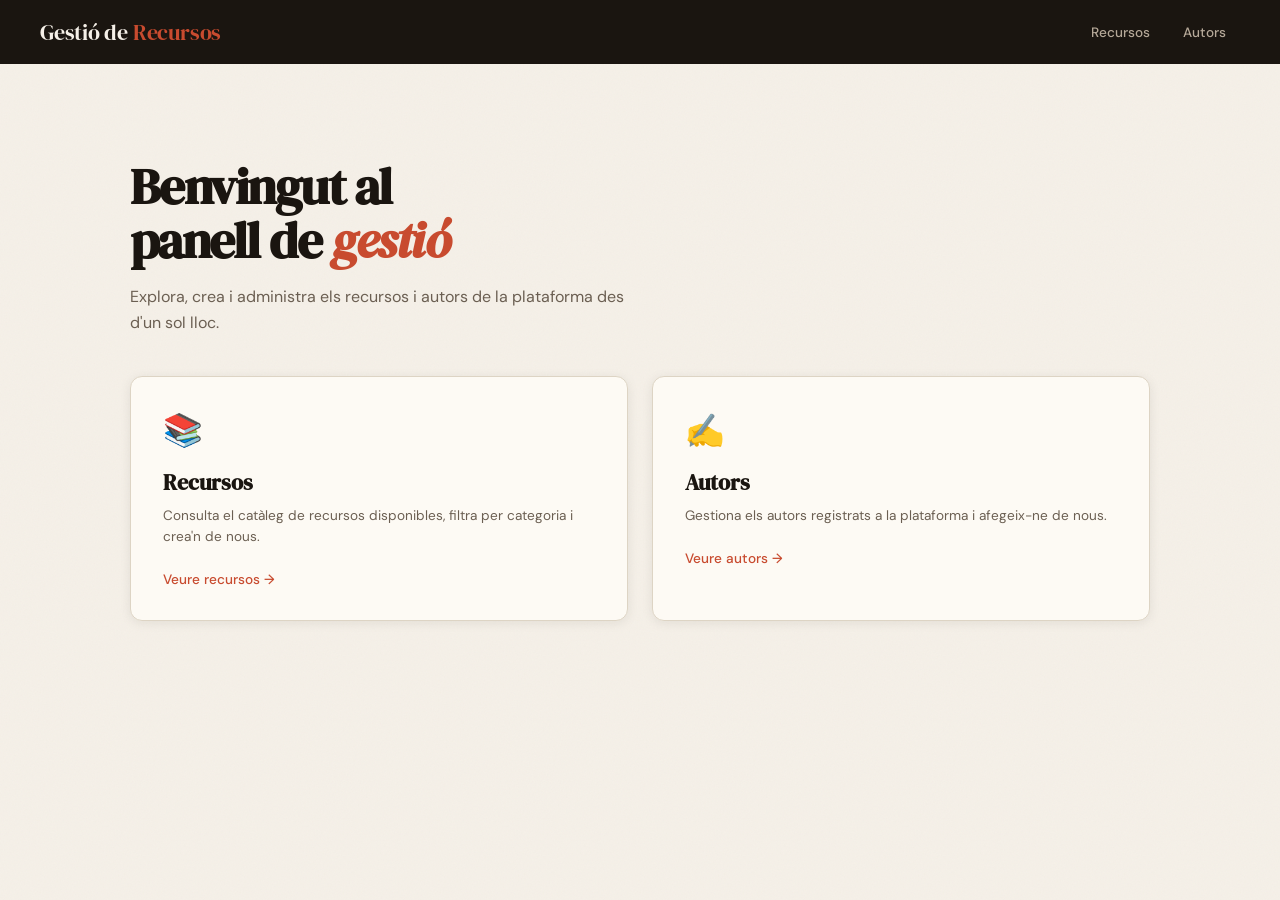
<file: FrontEnd/templates/FrontEnd/index - copia.html>
<!DOCTYPE html>
<html lang="ca">
<head>
  <meta charset="UTF-8" />
  <meta name="viewport" content="width=device-width, initial-scale=1.0" />
  <title>Recursos & Autors</title>
  <link rel="preconnect" href="https://fonts.googleapis.com" />
  <link rel="preconnect" href="https://fonts.gstatic.com" crossorigin />
  <link href="https://fonts.googleapis.com/css2?family=DM+Serif+Display:ital@0;1&family=DM+Sans:wght@300;400;500;600&family=DM+Mono:wght@400;500&display=swap" rel="stylesheet" />

  <style>
    /* ── Tokens ─────────────────────────────────────────────── */
    :root {
      --bg:        #F5F0E8;
      --bg-card:   #FDFAF4;
      --ink:       #1A1510;
      --ink-dim:   #6B5F52;
      --ink-faint: #B5A898;
      --accent:    #C84B2F;
      --accent-2:  #3D6B4F;
      --line:      #DDD4C4;
      --active-bg: #EEF5F1;
      --tag-tec:   #2B4B7E; --tag-tec-bg: #E6EBF4;
      --tag-edu:   #3D6B4F; --tag-edu-bg: #E6F0EA;
      --tag-sal:   #7E3D3D; --tag-sal-bg: #F0E6E6;
      --tag-ent:   #7E5E2B; --tag-ent-bg: #F0EAE0;
      --tag-alt:   #5B5B5B; --tag-alt-bg: #EDEDED;
      --r:         6px;
      --r-lg:      12px;
      --shadow:    0 2px 12px rgba(26,21,16,.08);
      --shadow-lg: 0 8px 32px rgba(26,21,16,.12);
    }

    /* ── Reset ──────────────────────────────────────────────── */
    *, *::before, *::after { box-sizing: border-box; margin: 0; padding: 0; }
    html { font-size: 16px; }
    body {
      font-family: 'DM Sans', sans-serif;
      background: var(--bg);
      color: var(--ink);
      min-height: 100vh;
      display: flex;
      flex-direction: column;
    }
    a { color: inherit; text-decoration: none; }
    button { font-family: inherit; cursor: pointer; border: none; background: none; }
    input, textarea, select { font-family: inherit; font-size: inherit; }

    /* ── Noise overlay ──────────────────────────────────────── */
    body::before {
      content: '';
      position: fixed; inset: 0; z-index: 0;
      pointer-events: none;
      background-image: url("data:image/svg+xml,%3Csvg viewBox='0 0 200 200' xmlns='http://www.w3.org/2000/svg'%3E%3Cfilter id='n'%3E%3CfeTurbulence type='fractalNoise' baseFrequency='0.65' numOctaves='3' stitchTiles='stitch'/%3E%3C/filter%3E%3Crect width='100%25' height='100%25' filter='url(%23n)' opacity='0.03'/%3E%3C/svg%3E");
      background-repeat: repeat;
      background-size: 200px;
    }

    /* ── Layout ─────────────────────────────────────────────── */
    #app { position: relative; z-index: 1; display: flex; flex-direction: column; min-height: 100vh; }

    /* ── Header ─────────────────────────────────────────────── */
    header {
      background: var(--ink);
      color: var(--bg);
      padding: 0 2.5rem;
      display: flex;
      align-items: center;
      justify-content: space-between;
      height: 64px;
      gap: 2rem;
    }
    .header-logo {
      font-family: 'DM Serif Display', serif;
      font-size: 1.35rem;
      letter-spacing: -.01em;
      color: var(--bg);
      white-space: nowrap;
    }
    .header-logo span { color: var(--accent); }
    nav { display: flex; gap: .25rem; }
    nav a {
      padding: .45rem .9rem;
      border-radius: var(--r);
      font-size: .85rem;
      font-weight: 500;
      color: var(--ink-faint);
      transition: background .15s, color .15s;
    }
    nav a:hover { background: rgba(255,255,255,.07); color: var(--bg); }
    nav a.active { background: rgba(255,255,255,.12); color: var(--bg); }

    /* ── Main container ─────────────────────────────────────── */
    main { flex: 1; padding: 2.5rem; max-width: 1100px; width: 100%; margin: 0 auto; }

    /* ── Page title bar ─────────────────────────────────────── */
    .page-header {
      display: flex; align-items: baseline; justify-content: space-between;
      margin-bottom: 2rem; gap: 1rem; flex-wrap: wrap;
    }
    .page-title {
      font-family: 'DM Serif Display', serif;
      font-size: 2rem;
      line-height: 1.1;
      letter-spacing: -.02em;
    }
    .page-title em { font-style: italic; color: var(--accent); }
    .page-subtitle { font-size: .85rem; color: var(--ink-dim); margin-top: .2rem; }

    /* ── Buttons ─────────────────────────────────────────────── */
    .btn {
      display: inline-flex; align-items: center; gap: .45rem;
      padding: .55rem 1.2rem;
      border-radius: var(--r);
      font-size: .875rem;
      font-weight: 500;
      transition: all .15s;
    }
    .btn-primary { background: var(--accent); color: #fff; }
    .btn-primary:hover { background: #A83B22; }
    .btn-secondary { background: var(--ink); color: var(--bg); }
    .btn-secondary:hover { background: #333; }
    .btn-ghost { border: 1.5px solid var(--line); color: var(--ink-dim); }
    .btn-ghost:hover { border-color: var(--ink-dim); color: var(--ink); background: var(--bg-card); }
    .btn-green { background: var(--accent-2); color: #fff; }
    .btn-green:hover { background: #2D5039; }
    .btn-danger { background: #fff0ee; color: var(--accent); border: 1.5px solid #f5c5bc; }
    .btn-danger:hover { background: var(--accent); color: #fff; border-color: var(--accent); }

    /* ── Delete button on cards ──────────────────────────────── */
    .card-delete-btn {
      flex-shrink: 0; width: 30px; height: 30px;
      border-radius: var(--r); border: 1.5px solid var(--line);
      background: var(--bg); color: var(--ink-faint);
      display: flex; align-items: center; justify-content: center;
      transition: all .15s; cursor: pointer;
    }
    .card-delete-btn:hover { background: #fff0ee; border-color: #f5c5bc; color: var(--accent); }
    .card-delete-btn svg { width: 13px; height: 13px; pointer-events: none; }

    /* ── Confirmation modal ──────────────────────────────────── */
    .modal-backdrop {
      position: fixed; inset: 0; z-index: 100;
      background: rgba(26,21,16,.45);
      display: flex; align-items: center; justify-content: center;
      padding: 1rem;
      animation: fadeIn .15s ease both;
    }
    @keyframes fadeIn { from { opacity: 0; } to { opacity: 1; } }
    .modal {
      background: var(--bg-card);
      border: 1px solid var(--line);
      border-radius: var(--r-lg);
      padding: 2rem;
      max-width: 400px; width: 100%;
      box-shadow: var(--shadow-lg);
      animation: modalUp .2s ease both;
    }
    @keyframes modalUp {
      from { opacity: 0; transform: translateY(16px) scale(.97); }
      to   { opacity: 1; transform: translateY(0) scale(1); }
    }
    .modal-icon { font-size: 2rem; margin-bottom: .75rem; }
    .modal h3 { font-family: 'DM Serif Display', serif; font-size: 1.25rem; margin-bottom: .5rem; }
    .modal p  { font-size: .875rem; color: var(--ink-dim); line-height: 1.55; }
    .modal-actions { display: flex; gap: .75rem; margin-top: 1.75rem; justify-content: flex-end; }

    /* ── Cards grid ─────────────────────────────────────────── */
    .grid { display: grid; grid-template-columns: repeat(auto-fill, minmax(300px, 1fr)); gap: 1.25rem; }

    .card {
      background: var(--bg-card);
      border: 1px solid var(--line);
      border-radius: var(--r-lg);
      padding: 1.5rem;
      display: flex; flex-direction: column; gap: .75rem;
      box-shadow: var(--shadow);
      transition: transform .2s, box-shadow .2s;
      cursor: pointer;
      animation: fadeUp .35s ease both;
    }
    .card:hover { transform: translateY(-3px); box-shadow: var(--shadow-lg); }

    @keyframes fadeUp {
      from { opacity: 0; transform: translateY(14px); }
      to   { opacity: 1; transform: translateY(0); }
    }

    .card-top { display: flex; align-items: flex-start; justify-content: space-between; gap: .5rem; }
    .card-title { font-family: 'DM Serif Display', serif; font-size: 1.1rem; line-height: 1.3; }
    .card-desc { font-size: .85rem; color: var(--ink-dim); line-height: 1.6;
      display: -webkit-box; -webkit-line-clamp: 3; -webkit-box-orient: vertical; overflow: hidden; }
    .card-meta { display: flex; align-items: center; gap: .6rem; flex-wrap: wrap; margin-top: auto; }
    .card-date { font-family: 'DM Mono', monospace; font-size: .72rem; color: var(--ink-faint); }

    /* ── Badge / tag ─────────────────────────────────────────── */
    .tag {
      display: inline-flex; align-items: center;
      padding: .2rem .6rem;
      border-radius: 999px;
      font-size: .72rem;
      font-weight: 600;
      letter-spacing: .03em;
      text-transform: uppercase;
    }
    .tag-TEC { background: var(--tag-tec-bg); color: var(--tag-tec); }
    .tag-EDU { background: var(--tag-edu-bg); color: var(--tag-edu); }
    .tag-SAL { background: var(--tag-sal-bg); color: var(--tag-sal); }
    .tag-ENT { background: var(--tag-ent-bg); color: var(--tag-ent); }
    .tag-ALT { background: var(--tag-alt-bg); color: var(--tag-alt); }

    .status-dot {
      width: 7px; height: 7px; border-radius: 50%; flex-shrink: 0;
    }
    .status-dot.activ { background: #3D9962; }
    .status-dot.inactiv { background: var(--ink-faint); }
    .status-label { font-size: .72rem; color: var(--ink-dim); }

    /* ── Autor card (horizontal layout) ─────────────────────── */
    .autor-card {
      background: var(--bg-card);
      border: 1px solid var(--line);
      border-radius: var(--r-lg);
      padding: 1.25rem 1.5rem;
      display: flex; align-items: center; gap: 1.25rem;
      box-shadow: var(--shadow);
      transition: transform .2s, box-shadow .2s;
      cursor: pointer;
      animation: fadeUp .35s ease both;
    }
    .autor-card:hover { transform: translateY(-3px); box-shadow: var(--shadow-lg); }

    .avatar {
      width: 52px; height: 52px; border-radius: 50%; flex-shrink: 0;
      background: var(--ink);
      display: flex; align-items: center; justify-content: center;
      font-family: 'DM Serif Display', serif;
      font-size: 1.15rem;
      color: var(--bg);
      letter-spacing: -.02em;
    }
    .autor-info { flex: 1; min-width: 0; }
    .autor-name { font-family: 'DM Serif Display', serif; font-size: 1.05rem; }
    .autor-sub { font-size: .8rem; color: var(--ink-dim); margin-top: .1rem; }
    .autor-email { font-family: 'DM Mono', monospace; font-size: .75rem; color: var(--ink-faint); margin-top: .2rem;
      overflow: hidden; text-overflow: ellipsis; white-space: nowrap; }

    /* ── Detail view ─────────────────────────────────────────── */
    .detail-wrap { max-width: 720px; animation: fadeUp .3s ease both; }
    .back-btn {
      display: inline-flex; align-items: center; gap: .35rem;
      font-size: .85rem; color: var(--ink-dim); margin-bottom: 1.75rem;
      padding: .4rem .8rem;
      border-radius: var(--r);
      border: 1.5px solid var(--line);
      background: var(--bg-card);
      transition: all .15s;
    }
    .back-btn:hover { color: var(--ink); border-color: var(--ink-dim); }
    .back-btn svg { width: 14px; height: 14px; }

    .detail-card {
      background: var(--bg-card);
      border: 1px solid var(--line);
      border-radius: var(--r-lg);
      padding: 2.5rem;
      box-shadow: var(--shadow);
    }
    .detail-eyebrow {
      font-family: 'DM Mono', monospace; font-size: .72rem;
      text-transform: uppercase; letter-spacing: .1em;
      color: var(--ink-faint); margin-bottom: .75rem;
    }
    .detail-title {
      font-family: 'DM Serif Display', serif;
      font-size: 2rem; line-height: 1.15; letter-spacing: -.02em;
      margin-bottom: 1.25rem;
    }
    .detail-tags { display: flex; gap: .5rem; flex-wrap: wrap; margin-bottom: 1.75rem; }
    .divider { height: 1px; background: var(--line); margin: 1.75rem 0; }
    .detail-body { font-size: .95rem; line-height: 1.75; color: var(--ink-dim); }
    .meta-grid { display: grid; grid-template-columns: 1fr 1fr; gap: 1.25rem 2rem; margin-top: 1.75rem; }
    .meta-item label {
      font-family: 'DM Mono', monospace; font-size: .7rem;
      text-transform: uppercase; letter-spacing: .08em;
      color: var(--ink-faint); display: block; margin-bottom: .2rem;
    }
    .meta-item span { font-size: .9rem; color: var(--ink); }

    /* ── Form ────────────────────────────────────────────────── */
    .form-wrap { max-width: 620px; animation: fadeUp .3s ease both; }
    .form-card {
      background: var(--bg-card);
      border: 1px solid var(--line);
      border-radius: var(--r-lg);
      padding: 2.5rem;
      box-shadow: var(--shadow);
    }
    .form-section-title {
      font-family: 'DM Mono', monospace; font-size: .72rem;
      text-transform: uppercase; letter-spacing: .1em;
      color: var(--ink-faint); margin-bottom: 1.5rem;
    }
    .field { display: flex; flex-direction: column; gap: .4rem; margin-bottom: 1.25rem; }
    .field label { font-size: .83rem; font-weight: 500; color: var(--ink); }
    .field small { font-size: .75rem; color: var(--ink-faint); }
    .field-input {
      padding: .65rem .9rem;
      border: 1.5px solid var(--line);
      border-radius: var(--r);
      background: var(--bg);
      color: var(--ink);
      font-size: .9rem;
      transition: border-color .15s, box-shadow .15s;
      outline: none;
      width: 100%;
    }
    .field-input:focus {
      border-color: var(--ink);
      box-shadow: 0 0 0 3px rgba(26,21,16,.07);
    }
    .field-input.error { border-color: var(--accent); }
    textarea.field-input { resize: vertical; min-height: 100px; }
    .field-error { font-size: .75rem; color: var(--accent); }

    .checkbox-row {
      display: flex; align-items: center; gap: .65rem;
      padding: .75rem .9rem;
      border: 1.5px solid var(--line);
      border-radius: var(--r);
      background: var(--bg);
      cursor: pointer;
      transition: border-color .15s;
    }
    .checkbox-row:hover { border-color: var(--ink-dim); }
    .checkbox-row input[type=checkbox] { width: 16px; height: 16px; accent-color: var(--accent-2); cursor: pointer; }
    .checkbox-row span { font-size: .9rem; color: var(--ink); }

    .form-actions { display: flex; gap: .75rem; margin-top: 2rem; }

    /* ── Success toast ───────────────────────────────────────── */
    .toast {
      position: fixed; bottom: 2rem; right: 2rem; z-index: 999;
      background: var(--ink); color: var(--bg);
      padding: .9rem 1.4rem;
      border-radius: var(--r-lg);
      font-size: .875rem;
      box-shadow: var(--shadow-lg);
      display: flex; align-items: center; gap: .6rem;
      animation: toastIn .3s ease both;
    }
    .toast.success .toast-dot { background: #3D9962; }
    .toast.error   .toast-dot { background: var(--accent); }
    .toast-dot { width: 8px; height: 8px; border-radius: 50%; flex-shrink: 0; }
    @keyframes toastIn {
      from { opacity: 0; transform: translateY(12px); }
      to   { opacity: 1; transform: translateY(0); }
    }

    /* ── Loader ──────────────────────────────────────────────── */
    .loader-wrap { display: flex; align-items: center; justify-content: center; padding: 5rem; }
    .loader {
      width: 36px; height: 36px;
      border: 2.5px solid var(--line);
      border-top-color: var(--ink);
      border-radius: 50%;
      animation: spin .7s linear infinite;
    }
    @keyframes spin { to { transform: rotate(360deg); } }

    /* ── Empty state ─────────────────────────────────────────── */
    .empty {
      text-align: center; padding: 4rem 2rem;
      color: var(--ink-dim);
    }
    .empty-icon { font-size: 2.5rem; margin-bottom: 1rem; }
    .empty h3 { font-family: 'DM Serif Display', serif; font-size: 1.3rem; margin-bottom: .4rem; }
    .empty p { font-size: .875rem; }

    /* ── Home hero ───────────────────────────────────────────── */
    .hero {
      padding: 3.5rem 0 2.5rem;
      animation: fadeUp .4s ease both;
    }
    .hero h1 {
      font-family: 'DM Serif Display', serif;
      font-size: 3.2rem; line-height: 1.05; letter-spacing: -.03em;
      margin-bottom: 1rem;
    }
    .hero h1 em { font-style: italic; color: var(--accent); }
    .hero p { font-size: 1rem; color: var(--ink-dim); max-width: 520px; line-height: 1.65; }
    .home-cards { display: grid; grid-template-columns: 1fr 1fr; gap: 1.5rem; margin-top: 2.5rem; }
    .home-card {
      background: var(--bg-card); border: 1px solid var(--line);
      border-radius: var(--r-lg); padding: 2rem;
      box-shadow: var(--shadow); cursor: pointer;
      transition: all .2s;
      animation: fadeUp .4s ease both;
    }
    .home-card:nth-child(2) { animation-delay: .07s; }
    .home-card:hover { transform: translateY(-4px); box-shadow: var(--shadow-lg); border-color: var(--ink-faint); }
    .home-card-icon { font-size: 2rem; margin-bottom: 1rem; }
    .home-card h2 { font-family: 'DM Serif Display', serif; font-size: 1.4rem; margin-bottom: .4rem; }
    .home-card p { font-size: .85rem; color: var(--ink-dim); line-height: 1.55; }
    .home-card .arrow { margin-top: 1.5rem; font-size: .85rem; color: var(--accent); font-weight: 500; }

    /* ── Responsive ──────────────────────────────────────────── */
    @media (max-width: 640px) {
      header { padding: 0 1.25rem; }
      main { padding: 1.5rem 1.25rem; }
      .home-cards { grid-template-columns: 1fr; }
      .meta-grid { grid-template-columns: 1fr; }
      .hero h1 { font-size: 2.2rem; }
      .detail-card, .form-card { padding: 1.5rem; }
    }
  </style>
</head>
<body>
<div id="app">
  <header>
    <a href="#/" class="header-logo">Gestió de <span>Recursos</span></a>
    <nav id="nav">
      <a href="#/recursos" data-route="recursos">Recursos</a>
      <a href="#/autors"   data-route="autors">Autors</a>
    </nav>
  </header>

  <main id="main-content">
    <div class="loader-wrap"><div class="loader"></div></div>
  </main>
</div>

<!-- ═══════════════════ TEMPLATES ════════════════════════════ -->

<!-- HOME -->
<template id="tpl-home">
  <div class="hero">
    <h1>Benvingut al<br>panell de <em>gestió</em></h1>
    <p>Explora, crea i administra els recursos i autors de la plataforma des d'un sol lloc.</p>
    <div class="home-cards">
      <div class="home-card" onclick="router.go('#/recursos')">
        <div class="home-card-icon">📚</div>
        <h2>Recursos</h2>
        <p>Consulta el catàleg de recursos disponibles, filtra per categoria i crea'n de nous.</p>
        <div class="arrow">Veure recursos →</div>
      </div>
      <div class="home-card" onclick="router.go('#/autors')">
        <div class="home-card-icon">✍️</div>
        <h2>Autors</h2>
        <p>Gestiona els autors registrats a la plataforma i afegeix-ne de nous.</p>
        <div class="arrow">Veure autors →</div>
      </div>
    </div>
  </div>
</template>

<!-- RECURS LIST -->
<template id="tpl-recursos">
  <div class="page-header">
    <div>
      <h1 class="page-title">Tots els <em>Recursos</em></h1>
      <p class="page-subtitle" id="recursos-count"></p>
    </div>
    <button class="btn btn-primary" onclick="router.go('#/recursos/nou')">
      <svg width="14" height="14" viewBox="0 0 14 14" fill="none"><path d="M7 1v12M1 7h12" stroke="currentColor" stroke-width="2" stroke-linecap="round"/></svg>
      Nou recurs
    </button>
  </div>
  <div id="recursos-list-content">
    <div class="loader-wrap"><div class="loader"></div></div>
  </div>
</template>

<!-- RECURS DETAIL -->
<template id="tpl-recurs-detail">
  <div class="detail-wrap">
    <button class="back-btn" onclick="router.go('#/recursos')">
      <svg viewBox="0 0 14 14" fill="none"><path d="M9 2L4 7l5 5" stroke="currentColor" stroke-width="1.8" stroke-linecap="round" stroke-linejoin="round"/></svg>
      Tornar als recursos
    </button>
    <div id="recurs-detail-content">
      <div class="loader-wrap"><div class="loader"></div></div>
    </div>
  </div>
</template>

<!-- RECURS FORM -->
<template id="tpl-recurs-form">
  <div class="form-wrap">
    <button class="back-btn" onclick="router.go('#/recursos')">
      <svg viewBox="0 0 14 14" fill="none"><path d="M9 2L4 7l5 5" stroke="currentColor" stroke-width="1.8" stroke-linecap="round" stroke-linejoin="round"/></svg>
      Tornar als recursos
    </button>
    <div class="page-header" style="margin-bottom:1.5rem">
      <h1 class="page-title">Nou <em>Recurs</em></h1>
    </div>
    <div class="form-card">
      <p class="form-section-title">Informació del recurs</p>
      <form id="recurs-form">
        <div class="field">
          <label for="r-titol">Títol <span style="color:var(--accent)">*</span></label>
          <input id="r-titol" name="titol" class="field-input" type="text" placeholder="Títol del recurs" required />
          <div class="field-error" id="err-titol"></div>
        </div>
        <div class="field">
          <label for="r-descripcio">Descripció</label>
          <textarea id="r-descripcio" name="descripcio" class="field-input" placeholder="Descripció opcional del recurs..."></textarea>
        </div>
        <div class="field">
          <label for="r-categoria">Categoria <span style="color:var(--accent)">*</span></label>
          <select id="r-categoria" name="categoria" class="field-input">
            <option value="">— Selecciona una categoria —</option>
            <option value="TEC">Tecnologia</option>
            <option value="EDU">Educació</option>
            <option value="SAL">Salut</option>
            <option value="ENT">Entreteniment</option>
            <option value="ALT">Altres</option>
          </select>
          <div class="field-error" id="err-categoria"></div>
        </div>
        <div class="field">
          <label class="checkbox-row" style="cursor:pointer">
            <input type="checkbox" name="is_activ" id="r-activ" checked />
            <span>Recurs actiu</span>
          </label>
        </div>
        <div class="form-actions">
          <button type="submit" class="btn btn-green" id="recurs-submit-btn">
            Desar recurs
          </button>
          <button type="button" class="btn btn-ghost" onclick="router.go('#/recursos')">Cancel·lar</button>
        </div>
      </form>
    </div>
  </div>
</template>

<!-- AUTOR LIST -->
<template id="tpl-autors">
  <div class="page-header">
    <div>
      <h1 class="page-title">Tots els <em>Autors</em></h1>
      <p class="page-subtitle" id="autors-count"></p>
    </div>
    <button class="btn btn-primary" onclick="router.go('#/autors/nou')">
      <svg width="14" height="14" viewBox="0 0 14 14" fill="none"><path d="M7 1v12M1 7h12" stroke="currentColor" stroke-width="2" stroke-linecap="round"/></svg>
      Nou autor
    </button>
  </div>
  <div id="autors-list-content">
    <div class="loader-wrap"><div class="loader"></div></div>
  </div>
</template>

<!-- AUTOR DETAIL -->
<template id="tpl-autor-detail">
  <div class="detail-wrap">
    <button class="back-btn" onclick="router.go('#/autors')">
      <svg viewBox="0 0 14 14" fill="none"><path d="M9 2L4 7l5 5" stroke="currentColor" stroke-width="1.8" stroke-linecap="round" stroke-linejoin="round"/></svg>
      Tornar als autors
    </button>
    <div id="autor-detail-content">
      <div class="loader-wrap"><div class="loader"></div></div>
    </div>
  </div>
</template>

<!-- AUTOR FORM -->
<template id="tpl-autor-form">
  <div class="form-wrap">
    <button class="back-btn" onclick="router.go('#/autors')">
      <svg viewBox="0 0 14 14" fill="none"><path d="M9 2L4 7l5 5" stroke="currentColor" stroke-width="1.8" stroke-linecap="round" stroke-linejoin="round"/></svg>
      Tornar als autors
    </button>
    <div class="page-header" style="margin-bottom:1.5rem">
      <h1 class="page-title">Nou <em>Autor</em></h1>
    </div>
    <div class="form-card">
      <p class="form-section-title">Informació de l'autor</p>
      <form id="autor-form">
        <div style="display:grid;grid-template-columns:1fr 1fr;gap:0 1.25rem">
          <div class="field">
            <label for="a-nom">Nom <span style="color:var(--accent)">*</span></label>
            <input id="a-nom" name="nom" class="field-input" type="text" placeholder="p.ex. Marta" required />
            <div class="field-error" id="err-nom"></div>
          </div>
          <div class="field">
            <label for="a-cognoms">Cognoms <span style="color:var(--accent)">*</span></label>
            <input id="a-cognoms" name="cognoms" class="field-input" type="text" placeholder="p.ex. Puigdomènech" required />
            <div class="field-error" id="err-cognoms"></div>
          </div>
        </div>
        <div class="field">
          <label for="a-email">Correu electrònic <span style="color:var(--accent)">*</span></label>
          <input id="a-email" name="email" class="field-input" type="email" placeholder="autora@exemple.cat" required />
          <small>Ha de ser únic a la plataforma.</small>
          <div class="field-error" id="err-email"></div>
        </div>
        <div style="display:grid;grid-template-columns:1fr 1fr;gap:0 1.25rem">
          <div class="field">
            <label for="a-data">Data de naixement</label>
            <input id="a-data" name="data_naixement" class="field-input" type="date" />
          </div>
          <div class="field">
            <label for="a-carrec">Càrrec</label>
            <input id="a-carrec" name="càrrec" class="field-input" type="text" placeholder="p.ex. Investigadora" />
          </div>
        </div>
        <div class="form-actions">
          <button type="submit" class="btn btn-green" id="autor-submit-btn">
            Desar autor
          </button>
          <button type="button" class="btn btn-ghost" onclick="router.go('#/autors')">Cancel·lar</button>
        </div>
      </form>
    </div>
  </div>
</template>

<!-- ═══════════════════ SCRIPTS ═══════════════════════════════ -->
<script>
/**
 * MOCK API — Temporary fake REST API for development
 * Replace calls to `MockAPI.*` with real fetch() calls to your Django endpoints.
 *
 * Simulated endpoints:
 *   GET    /api/recursos/          → MockAPI.getRecursos()
 *   GET    /api/recursos/:id/      → MockAPI.getRecurs(id)
 *   POST   /api/recursos/          → MockAPI.createRecurs(data)
 *   GET    /api/autors/            → MockAPI.getAutors()
 *   GET    /api/autors/:id/        → MockAPI.getAutor(id)
 *   POST   /api/autors/            → MockAPI.createAutor(data)
 */
const MockAPI = (() => {
  let _recursos = [
    { id: 1, titol: "Introducció a la Intel·ligència Artificial", descripcio: "Una guia completa per entendre els fonaments de la IA, incloent aprenentatge automàtic, xarxes neuronals i aplicacions pràctiques en l'educació i la indústria.", categoria: "TEC", data_publicacio: "2024-03-15T09:00:00Z", is_activ: true },
    { id: 2, titol: "Metodologies d'Aprenentatge Actiu", descripcio: "Recull de tècniques pedagògiques per fomentar la participació activa de l'alumnat a l'aula, amb exemples pràctics i avaluació de resultats.", categoria: "EDU", data_publicacio: "2024-01-20T10:30:00Z", is_activ: true },
    { id: 3, titol: "Benestar Mental en l'Entorn Acadèmic", descripcio: "Estratègies i recursos per promoure la salut mental dels estudiants i docents, amb enfocament en la gestió de l'estrès i la resiliència.", categoria: "SAL", data_publicacio: "2023-11-05T14:00:00Z", is_activ: true },
    { id: 4, titol: "Cinema Documental Europeu Contemporani", descripcio: "Anàlisi de les tendències actuals en el documental europeu, amb fitxes de les obres més destacades dels últims cinc anys.", categoria: "ENT", data_publicacio: "2024-02-28T16:45:00Z", is_activ: false },
    { id: 5, titol: "Accés Obert i Publicació Científica", descripcio: "Tot el que necessites saber sobre les polítiques d'accés obert, repositoris institucionals i com publicar en revistes d'impacte.", categoria: "ALT", data_publicacio: "2024-04-01T08:00:00Z", is_activ: true },
  ];
  let _autors = [
    { id: 1, nom: "Marta",  cognoms: "Puigdomènech Roca",   email: "m.puigdomenech@universitat.cat", data_naixement: "1982-07-14", càrrec: "Professora Titular" },
    { id: 2, nom: "Jordi",  cognoms: "Esquerra Viladomat",  email: "j.esquerra@recerca.cat",         data_naixement: "1975-02-28", càrrec: "Investigador Principal" },
    { id: 3, nom: "Núria",  cognoms: "Fontanals Bosch",     email: "n.fontanals@educacio.org",       data_naixement: "1990-11-03", càrrec: "Coordinadora de Projectes" },
    { id: 4, nom: "Pau",    cognoms: "Castells Montserrat", email: "p.castells@tech.cat",            data_naixement: "1988-05-19", càrrec: "Enginyer de Recerca" },
  ];
  let _nextRecursId = 6;
  let _nextAutorId  = 5;
  const delay     = (ms = 300) => new Promise((r) => setTimeout(r, ms));
  const deepClone = (obj) => JSON.parse(JSON.stringify(obj));
  return {
    async getRecursos() { await delay(); return { ok: true, data: deepClone(_recursos) }; },
    async getRecurs(id) { await delay(); const item = _recursos.find((r) => r.id === Number(id)); if (!item) return { ok: false, error: "Recurs no trobat" }; return { ok: true, data: deepClone(item) }; },
    async createRecurs(data) {
      await delay(500);
      const errors = {};
      if (!data.titol?.trim())  errors.titol     = "El títol és obligatori.";
      if (!data.categoria)      errors.categoria = "La categoria és obligatoria.";
      if (Object.keys(errors).length) return { ok: false, errors };
      const newItem = { id: _nextRecursId++, titol: data.titol.trim(), descripcio: data.descripcio?.trim() || null, categoria: data.categoria, data_publicacio: new Date().toISOString(), is_activ: data.is_activ !== undefined ? Boolean(data.is_activ) : true };
      _recursos.unshift(newItem);
      return { ok: true, data: deepClone(newItem) };
    },
    async deleteRecurs(id) {
      await delay(300);
      const idx = _recursos.findIndex((r) => r.id === Number(id));
      if (idx === -1) return { ok: false, error: 'Recurs no trobat' };
      _recursos.splice(idx, 1);
      return { ok: true };
    },
    async getAutors() { await delay(); return { ok: true, data: deepClone(_autors) }; },
    async getAutor(id) { await delay(); const item = _autors.find((a) => a.id === Number(id)); if (!item) return { ok: false, error: "Autor no trobat" }; return { ok: true, data: deepClone(item) }; },
    async createAutor(data) {
      await delay(500);
      const errors = {};
      if (!data.nom?.trim())    errors.nom     = "El nom és obligatori.";
      if (!data.cognoms?.trim()) errors.cognoms = "Els cognoms són obligatoris.";
      if (!data.email?.trim())  errors.email   = "El correu és obligatori.";
      else if (!/^[^\s@]+@[^\s@]+\.[^\s@]+$/.test(data.email)) errors.email = "El format del correu no és vàlid.";
      else if (_autors.some((a) => a.email === data.email.trim())) errors.email = "Aquest correu ja existeix.";
      if (Object.keys(errors).length) return { ok: false, errors };
      const newItem = { id: _nextAutorId++, nom: data.nom.trim(), cognoms: data.cognoms.trim(), email: data.email.trim(), data_naixement: data.data_naixement || null, càrrec: data.càrrec?.trim() || null };
      _autors.unshift(newItem);
      return { ok: true, data: deepClone(newItem) };
    },
    async deleteAutor(id) {
      await delay(300);
      const idx = _autors.findIndex((a) => a.id === Number(id));
      if (idx === -1) return { ok: false, error: 'Autor no trobat' };
      _autors.splice(idx, 1);
      return { ok: true };
    },
  };
})();
</script>
<script>
// ── Helpers ────────────────────────────────────────────────────
const $ = (sel, ctx = document) => ctx.querySelector(sel);
const catLabel = { TEC:'Tecnologia', EDU:'Educació', SAL:'Salut', ENT:'Entreteniment', ALT:'Altres' };
const fmt = (iso) => new Date(iso).toLocaleDateString('ca-ES', { day:'2-digit', month:'short', year:'numeric' });
const initials = (nom, cognoms) => (nom[0] + (cognoms[0] || '')).toUpperCase();

function showToast(msg, type = 'success') {
  const t = document.createElement('div');
  t.className = `toast ${type}`;
  t.innerHTML = `<span class="toast-dot"></span>${msg}`;
  document.body.appendChild(t);
  setTimeout(() => t.remove(), 3500);
}

// Returns a Promise that resolves true (confirm) or false (cancel)
function showConfirm(title, body) {
  return new Promise((resolve) => {
    const backdrop = document.createElement('div');
    backdrop.className = 'modal-backdrop';
    backdrop.innerHTML = `
      <div class="modal">
        <div class="modal-icon">🗑️</div>
        <h3>${title}</h3>
        <p>${body}</p>
        <div class="modal-actions">
          <button class="btn btn-ghost" id="modal-cancel">Cancel·lar</button>
          <button class="btn btn-danger" id="modal-confirm">Sí, eliminar</button>
        </div>
      </div>`;
    document.body.appendChild(backdrop);
    const cleanup = (result) => { backdrop.remove(); resolve(result); };
    backdrop.querySelector('#modal-confirm').onclick = () => cleanup(true);
    backdrop.querySelector('#modal-cancel').onclick  = () => cleanup(false);
    backdrop.addEventListener('click', (e) => { if (e.target === backdrop) cleanup(false); });
  });
}

function renderTemplate(id) {
  const tpl = document.getElementById(id);
  return document.importNode(tpl.content, true);
}

// ── Router ─────────────────────────────────────────────────────
const router = {
  go(hash) { window.location.hash = hash; },
  async handle() {
    const hash = window.location.hash || '#/';
    const nav = document.getElementById('nav');
    nav.querySelectorAll('a').forEach(a => {
      a.classList.toggle('active',
        hash.startsWith('#/' + a.dataset.route));
    });

    const main = document.getElementById('main-content');

    // HOME
    if (hash === '#/' || hash === '') {
      main.innerHTML = '';
      main.appendChild(renderTemplate('tpl-home'));

    // RECURS LIST
    } else if (hash === '#/recursos') {
      main.innerHTML = '';
      main.appendChild(renderTemplate('tpl-recursos'));
      const res = await MockAPI.getRecursos();
      const cnt = document.getElementById('recursos-count');
      const box = document.getElementById('recursos-list-content');
      if (!res.ok) { box.innerHTML = `<p style="color:var(--accent)">${res.error}</p>`; return; }
      const items = res.data;
      cnt.textContent = `${items.length} recurs${items.length !== 1 ? 'os' : ''} trobat${items.length !== 1 ? 's' : ''}`;
      if (!items.length) {
        box.innerHTML = `<div class="empty"><div class="empty-icon">📭</div><h3>Sense recursos</h3><p>Crea el primer recurs per començar.</p></div>`;
        return;
      }
      const grid = document.createElement('div'); grid.className = 'grid';
      items.forEach((r, i) => {
        const card = document.createElement('div');
        card.className = 'card';
        card.style.animationDelay = `${i * 0.05}s`;
        card.onclick = () => router.go(`#/recursos/${r.id}`);
        card.innerHTML = `
          <div class="card-top">
            <span class="card-title">${r.titol}</span>
            <span class="tag tag-${r.categoria}">${catLabel[r.categoria]}</span>
          </div>
          ${r.descripcio ? `<p class="card-desc">${r.descripcio}</p>` : ''}
          <div class="card-meta">
            <span class="status-dot ${r.is_activ ? 'activ' : 'inactiv'}"></span>
            <span class="status-label">${r.is_activ ? 'Actiu' : 'Inactiu'}</span>
            <span class="card-date">${fmt(r.data_publicacio)}</span>
            <button class="card-delete-btn" data-id="${r.id}" title="Eliminar recurs">
              <svg viewBox="0 0 14 14" fill="none"><path d="M2 3.5h10M5.5 3.5V2.5a.5.5 0 01.5-.5h2a.5.5 0 01.5.5v1M5 3.5l.5 8M9 3.5l-.5 8" stroke="currentColor" stroke-width="1.4" stroke-linecap="round"/></svg>
            </button>
          </div>`;
        grid.appendChild(card);
      });
      box.innerHTML = '';
      box.appendChild(grid);
      grid.addEventListener('click', async (e) => {
        const btn = e.target.closest('.card-delete-btn');
        if (!btn) return;
        e.stopPropagation();
        const id = btn.dataset.id;
        const card = btn.closest('.card');
        const title = card.querySelector('.card-title').textContent;
        const confirmed = await showConfirm('Eliminar recurs', `Segur que vols eliminar "<strong>${title}</strong>"? Aquesta acció no es pot desfer.`);
        if (!confirmed) return;
        const res = await MockAPI.deleteRecurs(id);
        if (res.ok) {
          card.style.transition = 'opacity .3s, transform .3s';
          card.style.opacity = '0'; card.style.transform = 'scale(.97)';
          setTimeout(() => { card.remove(); const rem = grid.querySelectorAll('.card').length; document.getElementById('recursos-count').textContent = `${rem} recurs${rem !== 1 ? 'os' : ''} trobat${rem !== 1 ? 's' : ''}`; }, 300);
          showToast('Recurs eliminat.');
        } else showToast(res.error, 'error');
      });

    // RECURS DETAIL
    } else if (hash.match(/^#\/recursos\/(\d+)$/)) {
      const id = hash.match(/^#\/recursos\/(\d+)$/)[1];
      main.innerHTML = '';
      main.appendChild(renderTemplate('tpl-recurs-detail'));
      const res = await MockAPI.getRecurs(id);
      const box = document.getElementById('recurs-detail-content');
      if (!res.ok) { box.innerHTML = `<p style="color:var(--accent)">${res.error}</p>`; return; }
      const r = res.data;
      box.innerHTML = `
        <div class="detail-card">
          <p class="detail-eyebrow">Recurs #${r.id}</p>
          <h1 class="detail-title">${r.titol}</h1>
          <div class="detail-tags">
            <span class="tag tag-${r.categoria}">${catLabel[r.categoria]}</span>
            <span class="tag" style="background:${r.is_activ ? 'var(--active-bg)' : '#F0F0F0'};color:${r.is_activ ? 'var(--accent-2)' : 'var(--ink-faint)'}">
              ${r.is_activ ? '● Actiu' : '○ Inactiu'}
            </span>
          </div>
          <div class="divider"></div>
          <p class="detail-body">${r.descripcio || '<em style="color:var(--ink-faint)">Sense descripció</em>'}</p>
          <div class="meta-grid">
            <div class="meta-item"><label>Data de publicació</label><span>${fmt(r.data_publicacio)}</span></div>
            <div class="meta-item"><label>Identificador</label><span style="font-family:'DM Mono',monospace">#${r.id}</span></div>
          </div>
          <div class="divider"></div>
          <button class="btn btn-danger" id="detail-delete-recurs">
            <svg width="14" height="14" viewBox="0 0 14 14" fill="none"><path d="M2 3.5h10M5.5 3.5V2.5a.5.5 0 01.5-.5h2a.5.5 0 01.5.5v1M5 3.5l.5 8M9 3.5l-.5 8" stroke="currentColor" stroke-width="1.4" stroke-linecap="round"/></svg>
            Eliminar recurs
          </button>
        </div>`;
      document.getElementById('detail-delete-recurs').onclick = async () => {
        const confirmed = await showConfirm('Eliminar recurs', `Segur que vols eliminar "<strong>${r.titol}</strong>"? Aquesta acció no es pot desfer.`);
        if (!confirmed) return;
        const del = await MockAPI.deleteRecurs(r.id);
        if (del.ok) { showToast('Recurs eliminat.'); router.go('#/recursos'); }
        else showToast(del.error, 'error');
      };

    // RECURS FORM
    } else if (hash === '#/recursos/nou') {
      main.innerHTML = '';
      main.appendChild(renderTemplate('tpl-recurs-form'));
      document.getElementById('recurs-form').addEventListener('submit', async (e) => {
        e.preventDefault();
        const btn = document.getElementById('recurs-submit-btn');
        btn.textContent = 'Desant…'; btn.disabled = true;
        // Clear errors
        ['titol','categoria'].forEach(k => document.getElementById(`err-${k}`).textContent = '');
        const data = {
          titol:      document.getElementById('r-titol').value,
          descripcio: document.getElementById('r-descripcio').value,
          categoria:  document.getElementById('r-categoria').value,
          is_activ:   document.getElementById('r-activ').checked,
        };
        const res = await MockAPI.createRecurs(data);
        if (!res.ok) {
          Object.entries(res.errors).forEach(([k, v]) => {
            const el = document.getElementById(`err-${k}`);
            if (el) { el.textContent = v; document.getElementById(`r-${k}`)?.classList.add('error'); }
          });
          btn.textContent = 'Desar recurs'; btn.disabled = false;
          return;
        }
        showToast('Recurs creat correctament!');
        router.go('#/recursos');
      });

    // AUTOR LIST
    } else if (hash === '#/autors') {
      main.innerHTML = '';
      main.appendChild(renderTemplate('tpl-autors'));
      const res = await MockAPI.getAutors();
      const cnt = document.getElementById('autors-count');
      const box = document.getElementById('autors-list-content');
      if (!res.ok) { box.innerHTML = `<p style="color:var(--accent)">${res.error}</p>`; return; }
      const items = res.data;
      cnt.textContent = `${items.length} autor${items.length !== 1 ? 's' : ''} trobat${items.length !== 1 ? 's' : ''}`;
      if (!items.length) {
        box.innerHTML = `<div class="empty"><div class="empty-icon">👤</div><h3>Sense autors</h3><p>Afegeix el primer autor per començar.</p></div>`;
        return;
      }
      const grid = document.createElement('div');
      grid.style.display = 'flex'; grid.style.flexDirection = 'column'; grid.style.gap = '.75rem';
      items.forEach((a, i) => {
        const card = document.createElement('div');
        card.className = 'autor-card';
        card.style.animationDelay = `${i * 0.05}s`;
        card.onclick = () => router.go(`#/autors/${a.id}`);
        card.innerHTML = `
          <div class="avatar">${initials(a.nom, a.cognoms)}</div>
          <div class="autor-info">
            <div class="autor-name">${a.nom} ${a.cognoms}</div>
            <div class="autor-sub">${a.càrrec || '—'}</div>
            <div class="autor-email">${a.email}</div>
          </div>
          <button class="card-delete-btn" data-id="${a.id}" title="Eliminar autor">
            <svg viewBox="0 0 14 14" fill="none"><path d="M2 3.5h10M5.5 3.5V2.5a.5.5 0 01.5-.5h2a.5.5 0 01.5.5v1M5 3.5l.5 8M9 3.5l-.5 8" stroke="currentColor" stroke-width="1.4" stroke-linecap="round"/></svg>
          </button>`;
        grid.appendChild(card);
      });
      box.innerHTML = '';
      box.appendChild(grid);
      grid.addEventListener('click', async (e) => {
        const btn = e.target.closest('.card-delete-btn');
        if (!btn) return;
        e.stopPropagation();
        const id = btn.dataset.id;
        const card = btn.closest('.autor-card');
        const name = card.querySelector('.autor-name').textContent;
        const confirmed = await showConfirm('Eliminar autor', `Segur que vols eliminar "<strong>${name}</strong>"? Aquesta acció no es pot desfer.`);
        if (!confirmed) return;
        const res = await MockAPI.deleteAutor(id);
        if (res.ok) {
          card.style.transition = 'opacity .3s, transform .3s';
          card.style.opacity = '0'; card.style.transform = 'translateX(10px)';
          setTimeout(() => { card.remove(); const rem = grid.querySelectorAll('.autor-card').length; document.getElementById('autors-count').textContent = `${rem} autor${rem !== 1 ? 's' : ''} trobat${rem !== 1 ? 's' : ''}`; }, 300);
          showToast('Autor eliminat.');
        } else showToast(res.error, 'error');
      });

    // AUTOR DETAIL
    } else if (hash.match(/^#\/autors\/(\d+)$/)) {
      const id = hash.match(/^#\/autors\/(\d+)$/)[1];
      main.innerHTML = '';
      main.appendChild(renderTemplate('tpl-autor-detail'));
      const res = await MockAPI.getAutor(id);
      const box = document.getElementById('autor-detail-content');
      if (!res.ok) { box.innerHTML = `<p style="color:var(--accent)">${res.error}</p>`; return; }
      const a = res.data;
      box.innerHTML = `
        <div class="detail-card">
          <div style="display:flex;align-items:center;gap:1.5rem;margin-bottom:1.5rem">
            <div class="avatar" style="width:72px;height:72px;font-size:1.5rem">${initials(a.nom, a.cognoms)}</div>
            <div>
              <p class="detail-eyebrow">Autor #${a.id}</p>
              <h1 class="detail-title" style="font-size:1.7rem;margin-bottom:0">${a.nom} ${a.cognoms}</h1>
              ${a.càrrec ? `<p style="font-size:.9rem;color:var(--ink-dim);margin-top:.25rem">${a.càrrec}</p>` : ''}
            </div>
          </div>
          <div class="divider"></div>
          <div class="meta-grid">
            <div class="meta-item"><label>Correu electrònic</label>
              <span style="font-family:'DM Mono',monospace;font-size:.82rem">${a.email}</span></div>
            <div class="meta-item"><label>Data de naixement</label>
              <span>${a.data_naixement ? fmt(a.data_naixement) : '—'}</span></div>
            <div class="meta-item"><label>Càrrec</label><span>${a.càrrec || '—'}</span></div>
            <div class="meta-item"><label>Identificador</label>
              <span style="font-family:'DM Mono',monospace">#${a.id}</span></div>
          </div>
          <div class="divider"></div>
          <button class="btn btn-danger" id="detail-delete-autor">
            <svg width="14" height="14" viewBox="0 0 14 14" fill="none"><path d="M2 3.5h10M5.5 3.5V2.5a.5.5 0 01.5-.5h2a.5.5 0 01.5.5v1M5 3.5l.5 8M9 3.5l-.5 8" stroke="currentColor" stroke-width="1.4" stroke-linecap="round"/></svg>
            Eliminar autor
          </button>
        </div>`;
      document.getElementById('detail-delete-autor').onclick = async () => {
        const confirmed = await showConfirm('Eliminar autor', `Segur que vols eliminar "<strong>${a.nom} ${a.cognoms}</strong>"? Aquesta acció no es pot desfer.`);
        if (!confirmed) return;
        const del = await MockAPI.deleteAutor(a.id);
        if (del.ok) { showToast('Autor eliminat.'); router.go('#/autors'); }
        else showToast(del.error, 'error');
      };

    // AUTOR FORM
    } else if (hash === '#/autors/nou') {
      main.innerHTML = '';
      main.appendChild(renderTemplate('tpl-autor-form'));
      document.getElementById('autor-form').addEventListener('submit', async (e) => {
        e.preventDefault();
        const btn = document.getElementById('autor-submit-btn');
        btn.textContent = 'Desant…'; btn.disabled = true;
        ['nom','cognoms','email'].forEach(k => document.getElementById(`err-${k}`).textContent = '');
        const data = {
          nom:            document.getElementById('a-nom').value,
          cognoms:        document.getElementById('a-cognoms').value,
          email:          document.getElementById('a-email').value,
          data_naixement: document.getElementById('a-data').value || null,
          càrrec:         document.getElementById('a-carrec').value,
        };
        const res = await MockAPI.createAutor(data);
        if (!res.ok) {
          Object.entries(res.errors).forEach(([k, v]) => {
            const el = document.getElementById(`err-${k}`);
            if (el) { el.textContent = v; document.getElementById(`a-${k}`)?.classList.add('error'); }
          });
          btn.textContent = 'Desar autor'; btn.disabled = false;
          return;
        }
        showToast('Autor creat correctament!');
        router.go('#/autors');
      });

    // 404
    } else {
      main.innerHTML = `<div class="empty"><div class="empty-icon">🔍</div>
        <h3>Pàgina no trobada</h3><p>Torna a l'<a href="#/" style="color:var(--accent)">inici</a>.</p></div>`;
    }
  }
};

window.addEventListener('hashchange', () => router.handle());
router.handle();
</script>
</body>
</html>
</file>
